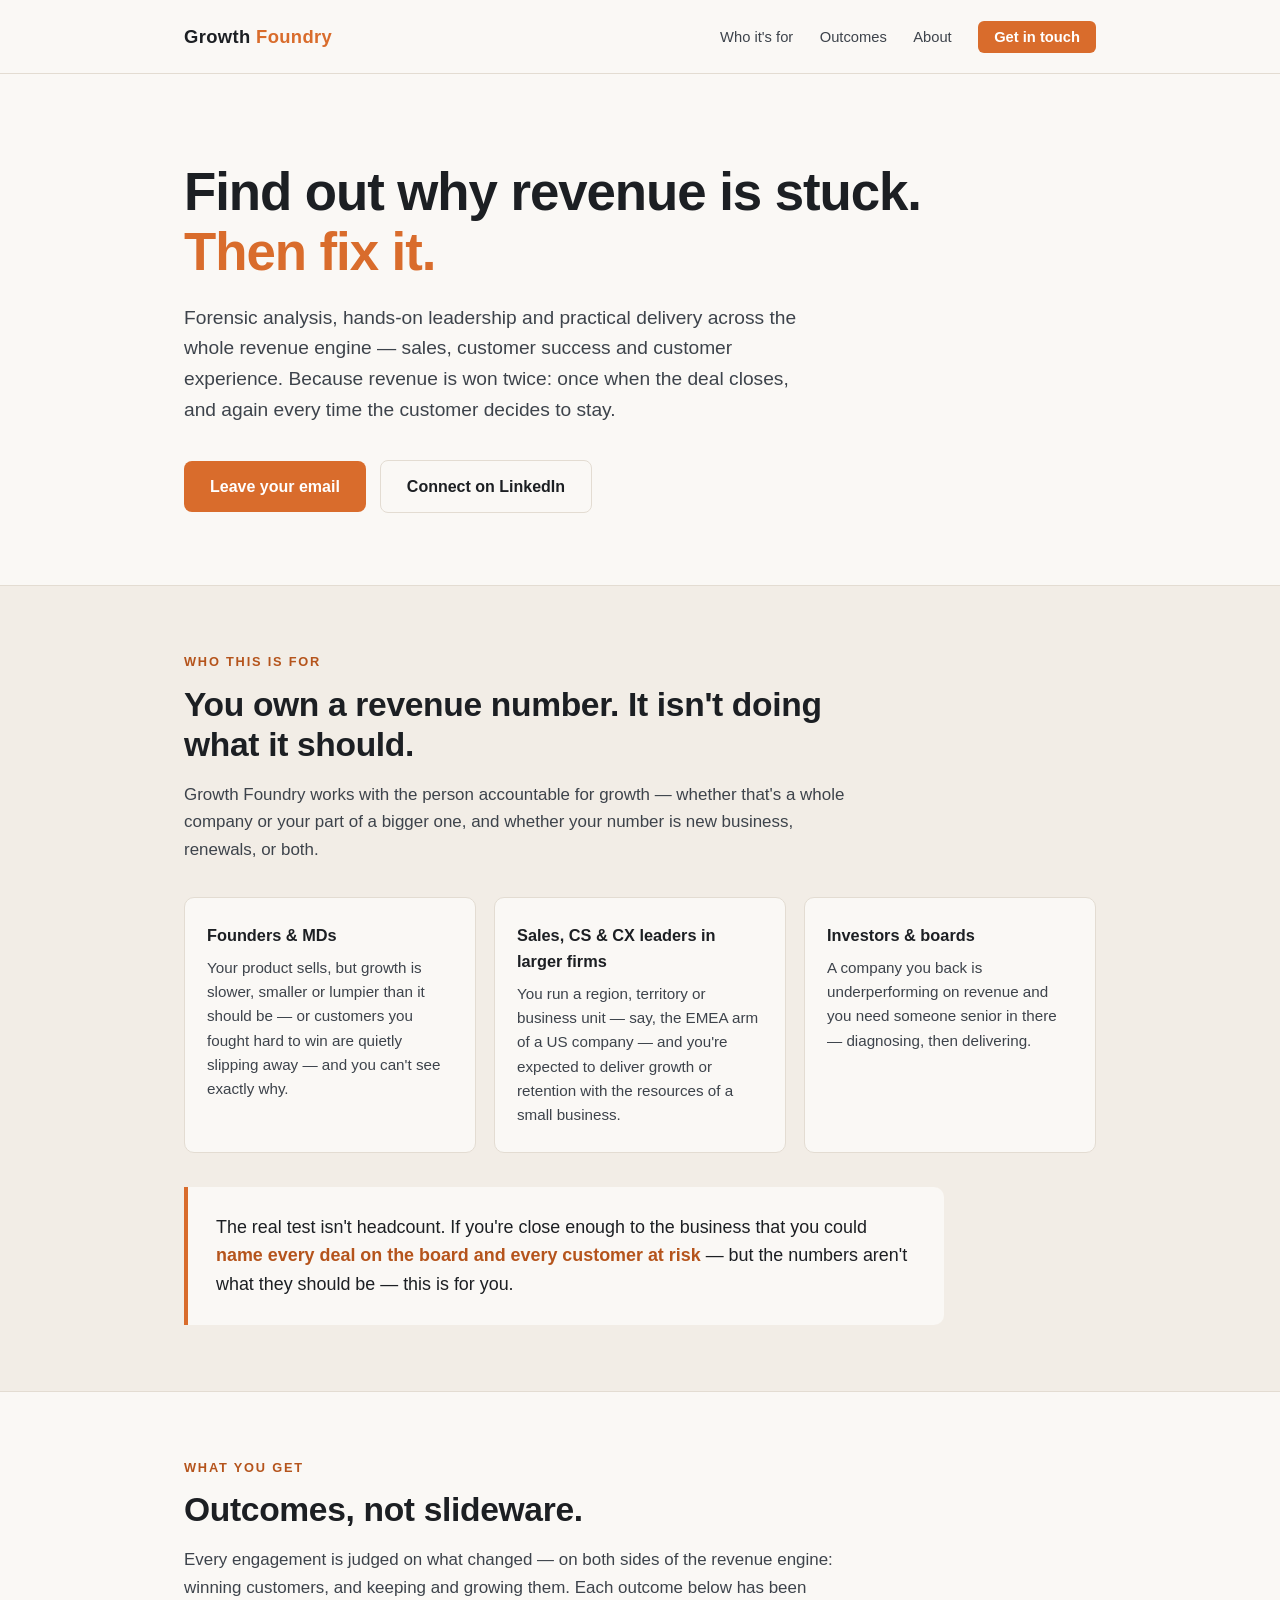
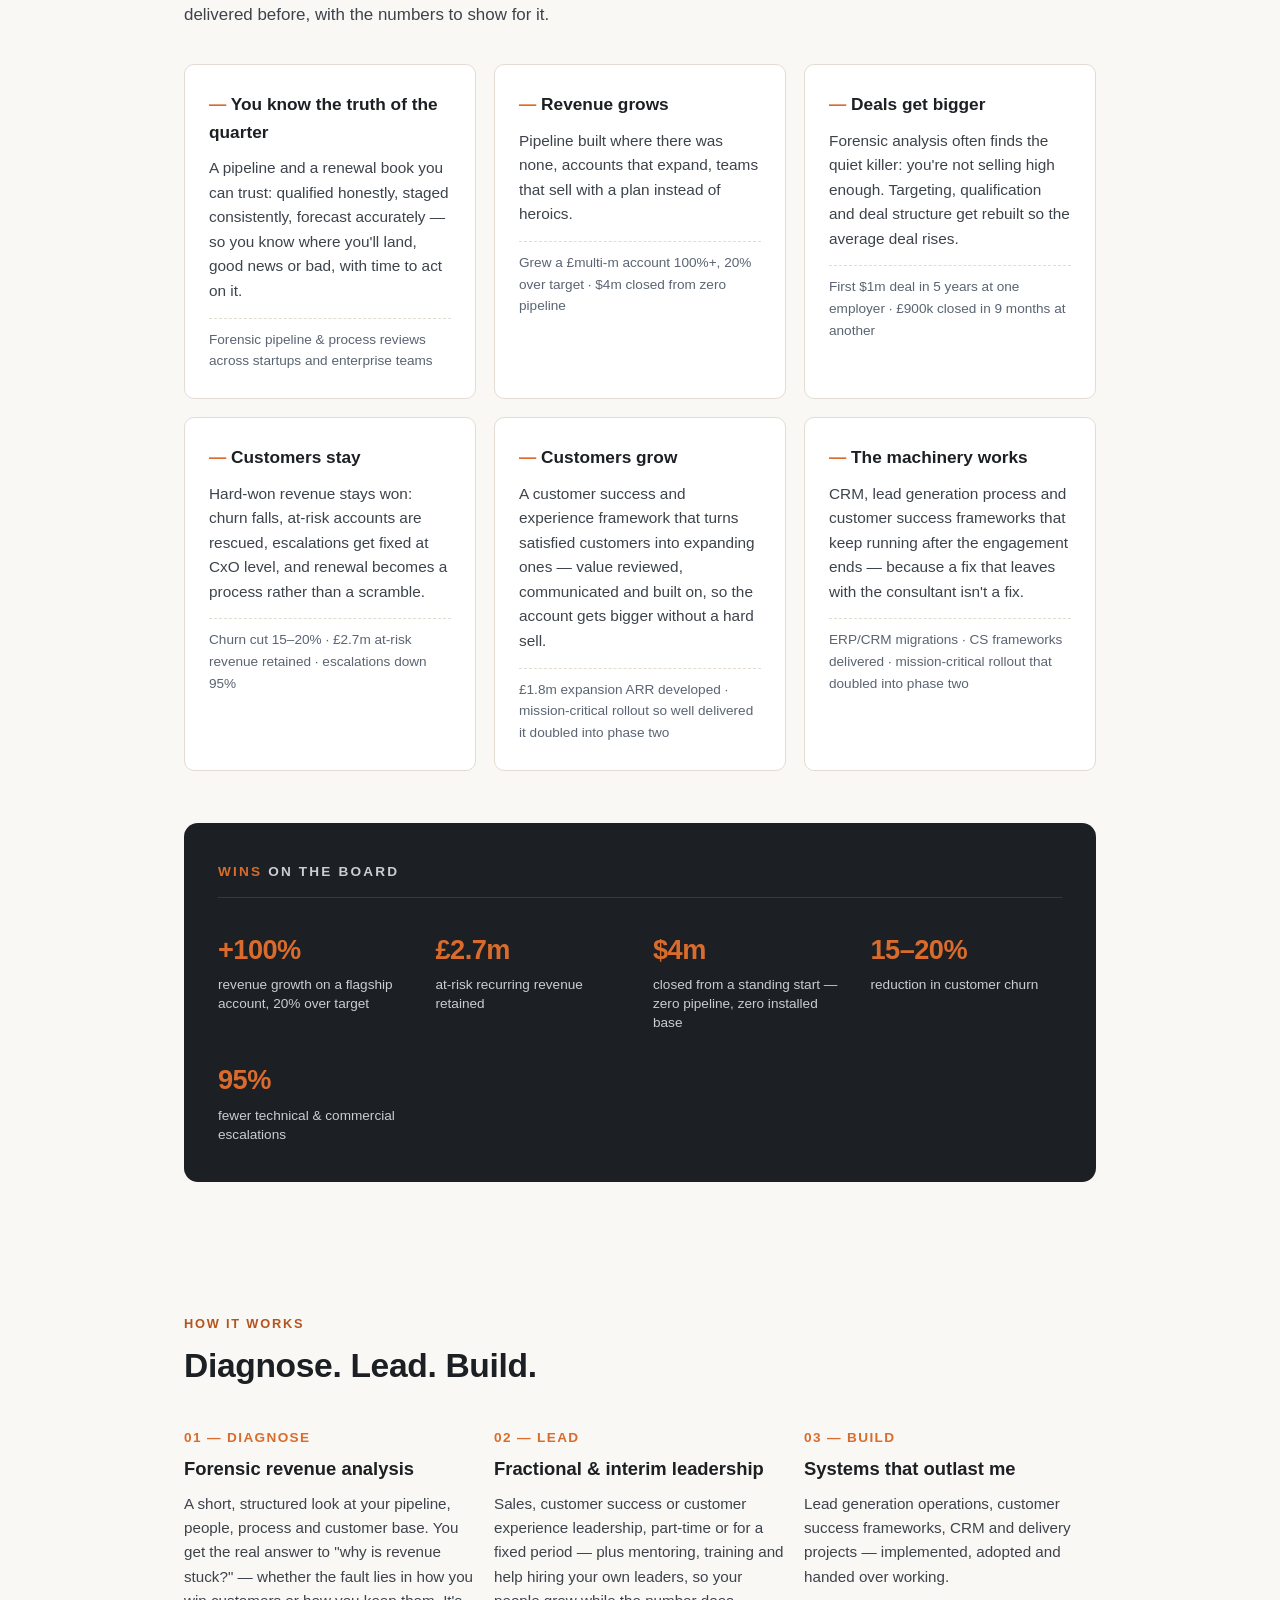
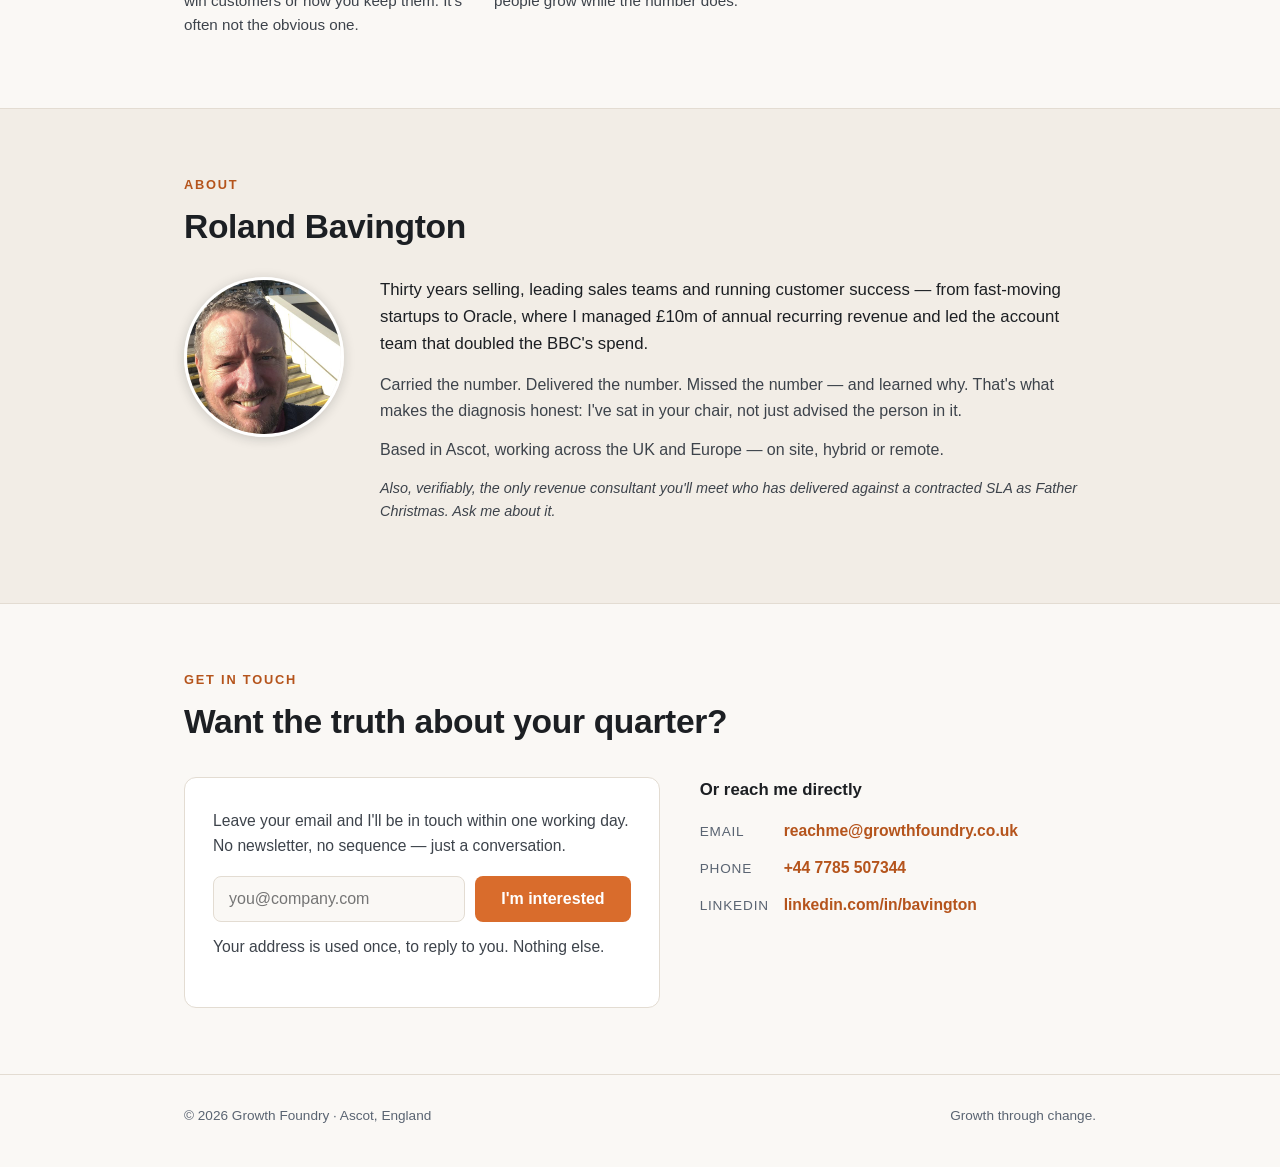
<file: index.html>
<!DOCTYPE html>
<html lang="en">
<head>
<meta charset="UTF-8">
<meta name="viewport" content="width=device-width, initial-scale=1.0">
<title>Growth Foundry — Find out why revenue is stuck. Then fix it.</title>
<meta name="description" content="Forensic sales analysis, interim sales leadership and customer success delivery for people who own a revenue number.">
<link rel="stylesheet" href="/css/5-custom.css">
</head>
<body>

<header>
  <div class="wrap head-row">
    <div class="brand">Growth<span class="spark">&nbsp;Foundry</span></div>
    <nav>
      <a href="#who">Who it's for</a>
      <a href="#outcomes">Outcomes</a>
      <a href="#about">About</a>
      <a href="#contact" class="nav-cta">Get in touch</a>
    </nav>
  </div>
</header>

<section class="hero">
  <div class="wrap">
    <h1>Find out why revenue is stuck.<br><em>Then fix it.</em></h1>
    <p class="lede">Forensic analysis, hands-on leadership and practical delivery across the whole revenue engine — sales, customer success and customer experience. Because revenue is won twice: once when the deal closes, and again every time the customer decides to stay.</p>
    <div class="cta-row">
      <a class="btn" href="#contact">Leave your email</a>
      <a class="btn btn-quiet" href="https://www.linkedin.com/in/bavington/">Connect on LinkedIn</a>
    </div>
  </div>
</section>

<section class="who" id="who">
  <div class="wrap">
    <div class="kicker">Who this is for</div>
    <h2>You own a revenue number. It isn't doing what it should.</h2>
    <p class="section-intro">Growth Foundry works with the person accountable for growth — whether that's a whole company or your part of a bigger one, and whether your number is new business, renewals, or both.</p>

    <div class="who-grid">
      <div class="who-card">
        <h3>Founders &amp; MDs</h3>
        <p>Your product sells, but growth is slower, smaller or lumpier than it should be — or customers you fought hard to win are quietly slipping away — and you can't see exactly why.</p>
      </div>
      <div class="who-card">
        <h3>Sales, CS &amp; CX leaders in larger firms</h3>
        <p>You run a region, territory or business unit — say, the EMEA arm of a US company — and you're expected to deliver growth or retention with the resources of a small business.</p>
      </div>
      <div class="who-card">
        <h3>Investors &amp; boards</h3>
        <p>A company you back is underperforming on revenue and you need someone senior in there — diagnosing, then delivering.</p>
      </div>
    </div>

    <div class="who-test">
      The real test isn't headcount. If you're close enough to the business that you could <strong>name every deal on the board and every customer at risk</strong> — but the numbers aren't what they should be — this is for you.
    </div>
  </div>
</section>

<section id="outcomes">
  <div class="wrap">
    <div class="kicker">What you get</div>
    <h2>Outcomes, not slideware.</h2>
    <p class="section-intro">Every engagement is judged on what changed — on both sides of the revenue engine: winning customers, and keeping and growing them. Each outcome below has been delivered before, with the numbers to show for it.</p>

    <div class="outcome-grid">
      <div class="outcome">
        <h3>You know the truth of the quarter</h3>
        <p>A pipeline and a renewal book you can trust: qualified honestly, staged consistently, forecast accurately — so you know where you'll land, good news or bad, with time to act on it.</p>
        <span class="proof">Forensic pipeline &amp; process reviews across startups and enterprise teams</span>
      </div>
      <div class="outcome">
        <h3>Revenue grows</h3>
        <p>Pipeline built where there was none, accounts that expand, teams that sell with a plan instead of heroics.</p>
        <span class="proof">Grew a £multi-m account 100%+, 20% over target · $4m closed from zero pipeline</span>
      </div>
      <div class="outcome">
        <h3>Deals get bigger</h3>
        <p>Forensic analysis often finds the quiet killer: you're not selling high enough. Targeting, qualification and deal structure get rebuilt so the average deal rises.</p>
        <span class="proof">First $1m deal in 5 years at one employer · £900k closed in 9 months at another</span>
      </div>
      <div class="outcome">
        <h3>Customers stay</h3>
        <p>Hard-won revenue stays won: churn falls, at-risk accounts are rescued, escalations get fixed at CxO level, and renewal becomes a process rather than a scramble.</p>
        <span class="proof">Churn cut 15–20% · £2.7m at-risk revenue retained · escalations down 95%</span>
      </div>
      <div class="outcome">
        <h3>Customers grow</h3>
        <p>A customer success and experience framework that turns satisfied customers into expanding ones — value reviewed, communicated and built on, so the account gets bigger without a hard sell.</p>
        <span class="proof">£1.8m expansion ARR developed · mission-critical rollout so well delivered it doubled into phase two</span>
      </div>
      <div class="outcome">
        <h3>The machinery works</h3>
        <p>CRM, lead generation process and customer success frameworks that keep running after the engagement ends — because a fix that leaves with the consultant isn't a fix.</p>
        <span class="proof">ERP/CRM migrations · CS frameworks delivered · mission-critical rollout that doubled into phase two</span>
      </div>
    </div>

    <div class="strip">
      <div class="strip-title"><b>Wins</b> on the board</div>
      <div class="stat"><b>+100%</b><span>revenue growth on a flagship account, 20% over target</span></div>
      <div class="stat"><b>£2.7m</b><span>at-risk recurring revenue retained</span></div>
      <div class="stat"><b>$4m</b><span>closed from a standing start — zero pipeline, zero installed base</span></div>
      <div class="stat"><b>15–20%</b><span>reduction in customer churn</span></div>
      <div class="stat"><b>95%</b><span>fewer technical &amp; commercial escalations</span></div>
    </div>
  </div>
</section>

<section>
  <div class="wrap">
    <div class="kicker">How it works</div>
    <h2>Diagnose. Lead. Build.</h2>
    <div class="how-grid">
      <div class="how-step">
        <div class="num">01 — DIAGNOSE</div>
        <h3>Forensic revenue analysis</h3>
        <p>A short, structured look at your pipeline, people, process and customer base. You get the real answer to "why is revenue stuck?" — whether the fault lies in how you win customers or how you keep them. It's often not the obvious one.</p>
      </div>
      <div class="how-step">
        <div class="num">02 — LEAD</div>
        <h3>Fractional &amp; interim leadership</h3>
        <p>Sales, customer success or customer experience leadership, part-time or for a fixed period — plus mentoring, training and help hiring your own leaders, so your people grow while the number does.</p>
      </div>
      <div class="how-step">
        <div class="num">03 — BUILD</div>
        <h3>Systems that outlast me</h3>
        <p>Lead generation operations, customer success frameworks, CRM and delivery projects — implemented, adopted and handed over working.</p>
      </div>
    </div>
  </div>
</section>

<section class="about" id="about">
  <div class="wrap">
    <div class="kicker">About</div>
    <h2>Roland Bavington</h2>
    <div class="about-flex">
      <img class="about-photo" src="[data-uri]" alt="Roland Bavington">
      <div class="about-text">
        <p>Thirty years selling, leading sales teams and running customer success — from fast-moving startups to Oracle, where I managed £10m of annual recurring revenue and led the account team that doubled the BBC's spend.</p>
        <p>Carried the number. Delivered the number. Missed the number — and learned why. That's what makes the diagnosis honest: I've sat in your chair, not just advised the person in it.</p>
        <p>Based in Ascot, working across the UK and Europe — on site, hybrid or remote.</p>
        <p class="wink">Also, verifiably, the only revenue consultant you'll meet who has delivered against a contracted SLA as Father Christmas. Ask me about it.</p>
      </div>
    </div>
  </div>
</section>

<section class="contact" id="contact">
  <div class="wrap">
    <div class="kicker">Get in touch</div>
    <h2>Want the truth about your quarter?</h2>
    <div class="contact-grid">
      <div class="form-card">
        <p>Leave your email and I'll be in touch within one working day. No newsletter, no sequence — just a conversation.</p>
        <form action="https://submit-form.com/pYfLklSH6" method="POST">
          <div class="form-row">
            <input
              type="text"
              name="mobile"
              class="hp-field"
              tabindex="-1"
              autocomplete="off"
              aria-hidden="true"
            />
            <input type="email" name="email" placeholder="you@company.com" required>

            <button class="btn" type="submit">I'm interested</button>
          </div>
        </form>
        <p class="privacy">Your address is used once, to reply to you. Nothing else.</p>
      </div>
      <div class="direct">
        <h3>Or reach me directly</h3>
        <ul>
          <li><span class="label">Email</span><a href="mailto:reachme@growthfoundry.co.uk">reachme@growthfoundry.co.uk</a></li>
          <li><span class="label">Phone</span><a href="tel:+447785507344">+44 7785 507344</a></li>
          <li><span class="label">LinkedIn</span><a href="https://www.linkedin.com/in/bavington/">linkedin.com/in/bavington</a></li>
        </ul>
      </div>
    </div>
  </div>
</section>

<footer>
  <div class="wrap foot-row">
    <div>© 2026 Growth Foundry · Ascot, England</div>
    <div>Growth through change.</div>
  </div>
</footer>

</body>
</html>
</file>
<file: css/5-custom.css>
/*  5-custom.css
    rolgy created by AI
    Oakwood Framework v4.1.0
    Single-purpose helpers. Always win the cascade — important is fine here.
    Differs per client.
*/

  :root{
    --ink:#1c1f23;
    --ink-soft:#3d434b;
    --paper:#faf8f5;
    --paper-warm:#f2ede6;
    --ember:#d96c2c;
    --ember-deep:#b5541c;
    --steel:#5a6472;
    --line:#e3dcd2;
  }
  *{margin:0;padding:0;box-sizing:border-box;}
  html{scroll-behavior:smooth;}
  body{
    font-family:-apple-system,BlinkMacSystemFont,"Segoe UI",Roboto,Helvetica,Arial,sans-serif;
    background:var(--paper);
    color:var(--ink);
    line-height:1.6;
    -webkit-font-smoothing:antialiased;
  }
  .wrap{max-width:960px;margin:0 auto;padding:0 24px;}

  /* header */
  header{
    padding:22px 0;
    border-bottom:1px solid var(--line);
    background:var(--paper);
    position:sticky;top:0;z-index:10;
  }
  .head-row{display:flex;align-items:center;justify-content:space-between;}
  .brand{font-size:1.15rem;font-weight:700;letter-spacing:.02em;}
  .brand .spark{color:var(--ember);}
  nav a{
    color:var(--ink-soft);text-decoration:none;font-size:.92rem;margin-left:22px;
  }
  nav a:hover{color:var(--ember-deep);}
  .nav-cta{
    color:#fff !important;background:var(--ember);
    padding:8px 16px;border-radius:6px;font-weight:600;
  }
  .nav-cta:hover{background:var(--ember-deep);}

  /* hero */
  .hero{padding:88px 0 72px;}
  .hero h1{
    font-size:clamp(2.1rem,5vw,3.3rem);
    line-height:1.12;font-weight:800;letter-spacing:-.02em;
    max-width:760px;
  }
  .hero h1 em{font-style:normal;color:var(--ember);}
  .hero p.lede{
    margin-top:22px;font-size:1.2rem;color:var(--ink-soft);max-width:640px;
  }
  .hero .cta-row{margin-top:34px;display:flex;gap:14px;flex-wrap:wrap;align-items:center;}
  .btn{
    display:inline-block;background:var(--ember);color:#fff;
    padding:13px 26px;border-radius:8px;text-decoration:none;font-weight:700;
    border:none;font-size:1rem;cursor:pointer;
  }
  .btn:hover{background:var(--ember-deep);}
  .btn-quiet{
    background:transparent;color:var(--ink);border:1.5px solid var(--line);
  }
  .btn-quiet:hover{background:var(--paper-warm);color:var(--ink);}

  /* section basics */
  section{padding:66px 0;}
  .kicker{
    font-size:.8rem;font-weight:700;letter-spacing:.14em;text-transform:uppercase;
    color:var(--ember-deep);margin-bottom:12px;
  }
  h2{font-size:clamp(1.5rem,3.4vw,2.1rem);line-height:1.2;letter-spacing:-.01em;max-width:700px;}
  .section-intro{margin-top:16px;font-size:1.06rem;color:var(--ink-soft);max-width:680px;}

  /* who it's for */
  .who{background:var(--paper-warm);border-top:1px solid var(--line);border-bottom:1px solid var(--line);}
  .who-grid{display:grid;grid-template-columns:repeat(auto-fit,minmax(260px,1fr));gap:18px;margin-top:34px;}
  .who-card{
    background:var(--paper);border:1px solid var(--line);border-radius:10px;
    padding:24px 22px;
  }
  .who-card h3{font-size:1.02rem;margin-bottom:8px;}
  .who-card p{font-size:.95rem;color:var(--ink-soft);}
  .who-test{
    margin-top:34px;padding:26px 28px;border-left:4px solid var(--ember);
    background:var(--paper);border-radius:0 10px 10px 0;
    font-size:1.12rem;max-width:760px;
  }
  .who-test strong{color:var(--ember-deep);}

  /* outcomes */
  .outcome-grid{display:grid;grid-template-columns:repeat(auto-fit,minmax(270px,1fr));gap:18px;margin-top:36px;}
  .outcome{
    border:1px solid var(--line);border-radius:10px;padding:26px 24px;background:#fff;
  }
  .outcome h3{font-size:1.08rem;margin-bottom:10px;}
  .outcome h3::before{content:"— ";color:var(--ember);}
  .outcome p{font-size:.96rem;color:var(--ink-soft);}
  .outcome .proof{
    display:block;margin-top:14px;font-size:.85rem;color:var(--steel);
    border-top:1px dashed var(--line);padding-top:10px;
  }

  /* track record strip */
  .strip{
    background:var(--ink);color:var(--paper);border-radius:14px;
    padding:38px 34px;margin-top:52px;
    display:grid;grid-template-columns:repeat(auto-fit,minmax(150px,1fr));gap:26px;
  }
  .strip-title{
    grid-column:1/-1;font-size:.85rem;font-weight:800;letter-spacing:.16em;
    text-transform:uppercase;color:#c9cdd4;
    border-bottom:1px solid #343a42;padding-bottom:14px;margin-bottom:4px;
  }
  .strip-title b{color:var(--ember);}
  .stat b{display:block;font-size:1.7rem;color:var(--ember);letter-spacing:-.02em;}
  .stat span{font-size:.85rem;color:#c9cdd4;line-height:1.4;display:block;margin-top:4px;}

  /* how */
  .how-grid{display:grid;grid-template-columns:repeat(auto-fit,minmax(240px,1fr));gap:18px;margin-top:36px;}
  .how-step{padding:4px 0;}
  .how-step .num{
    font-size:.85rem;font-weight:800;color:var(--ember);letter-spacing:.1em;
  }
  .how-step h3{font-size:1.15rem;margin:6px 0 8px;}
  .how-step p{font-size:.95rem;color:var(--ink-soft);}

  /* about */
  .about{background:var(--paper-warm);border-top:1px solid var(--line);border-bottom:1px solid var(--line);}
  .about-flex{display:flex;gap:36px;align-items:flex-start;margin-top:30px;flex-wrap:wrap;}
  .about-photo{
    width:160px;height:160px;border-radius:50%;flex:0 0 auto;
    object-fit:cover;border:3px solid #fff;
    box-shadow:0 2px 12px rgba(28,31,35,.18);
  }
  .about-text{flex:1;min-width:280px;}
  .about-text p{margin-bottom:14px;color:var(--ink-soft);}
  .about-text p:first-child{color:var(--ink);font-size:1.05rem;}
  .wink{font-size:.9rem;color:var(--steel);font-style:italic;}

  /* contact */
  .contact h2{max-width:none;}
  .contact-grid{display:grid;grid-template-columns:1.2fr 1fr;gap:40px;margin-top:34px;}
  @media(max-width:720px){.contact-grid{grid-template-columns:1fr;}}
  .form-card{
    background:#fff;border:1px solid var(--line);border-radius:12px;padding:30px 28px;
  }
  .form-card p{font-size:.98rem;color:var(--ink-soft);margin-bottom:18px;}
  .form-row{display:flex;gap:10px;flex-wrap:wrap;}
  input[type=email]{
    flex:1;min-width:220px;padding:13px 15px;font-size:1rem;
    border:1.5px solid var(--line);border-radius:8px;background:var(--paper);
  }
  input[type=email]:focus{outline:none;border-color:var(--ember);}
  .privacy{font-size:.8rem;color:var(--steel);margin-top:12px;}
  .direct h3{font-size:1.05rem;margin-bottom:14px;}
  .direct ul{list-style:none;}
  .direct li{margin-bottom:12px;font-size:.98rem;}
  .direct a{color:var(--ember-deep);text-decoration:none;font-weight:600;}
  .direct a:hover{text-decoration:underline;}
  .direct .label{
    display:inline-block;width:84px;color:var(--steel);font-size:.85rem;
    text-transform:uppercase;letter-spacing:.06em;
  }

  footer{
    border-top:1px solid var(--line);padding:30px 0 40px;
    font-size:.85rem;color:var(--steel);
  }
  .foot-row{display:flex;justify-content:space-between;flex-wrap:wrap;gap:10px;}

.hp-field {
  position: absolute;
  left: -9999px;
  top: -9999px;
  height: 0;
  width: 0;
  opacity: 0;
  pointer-events: none;
}

/* phone and tablet navigation */
@media (max-width: 760px) {
  nav a:not(.nav-cta) {
    display: none;
  }

  nav .nav-cta {
    margin-left: 0;
  }
}
</file>
